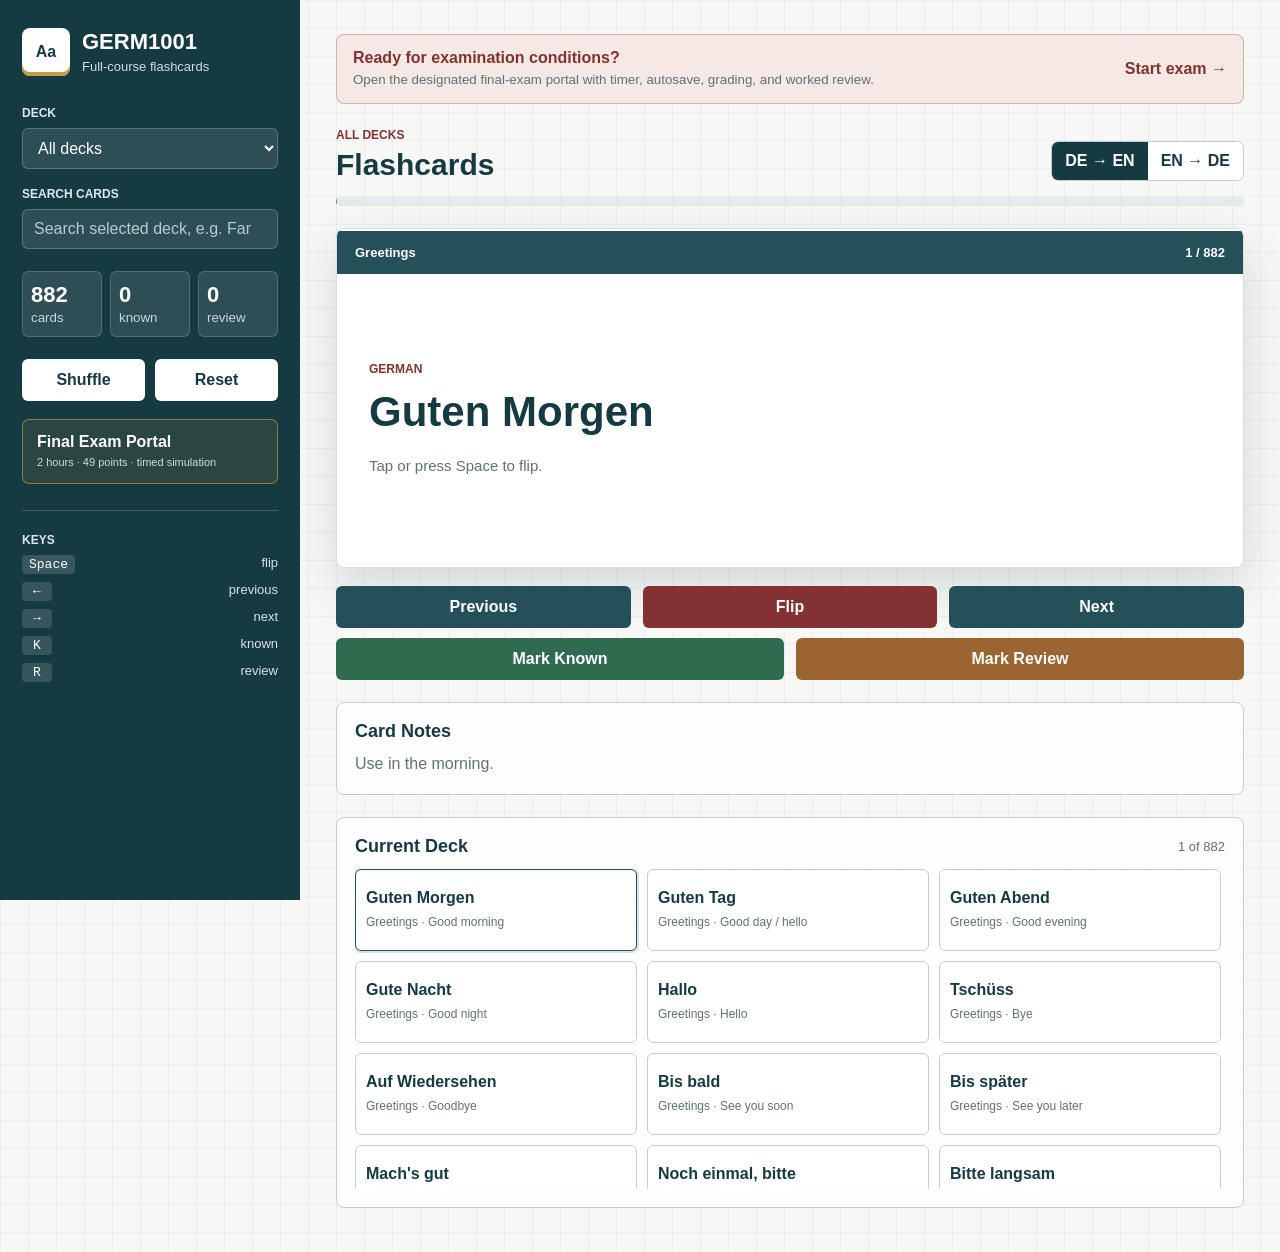
<file: index.html>
<!doctype html>
<html lang="en">
  <head>
    <meta charset="utf-8" />
    <meta name="viewport" content="width=device-width, initial-scale=1" />
    <title>GERM1001 Flashcards</title>
    <link rel="icon" href="data:image/svg+xml,%3Csvg xmlns='http://www.w3.org/2000/svg' viewBox='0 0 64 64'%3E%3Crect width='64' height='64' rx='10' fill='%2324505A'/%3E%3Ctext x='32' y='39' text-anchor='middle' font-family='Arial' font-size='24' font-weight='700' fill='white'%3EAa%3C/text%3E%3C/svg%3E" />
    <link rel="stylesheet" href="styles.css?v=20260712" />
  </head>
  <body>
    <main class="app-shell">
      <aside class="sidebar" aria-label="Flashcard controls">
        <div class="brand-block">
          <div class="mark" aria-hidden="true">Aa</div>
          <div>
            <h1>GERM1001</h1>
            <p>Full-course flashcards</p>
          </div>
        </div>

        <section class="control-section">
          <label for="deckSelect">Deck</label>
          <select id="deckSelect"></select>
        </section>

        <section class="control-section">
          <label for="searchInput">Search cards</label>
          <input id="searchInput" type="search" placeholder="Search selected deck, e.g. Familie" />
        </section>

        <section class="stats-grid" aria-label="Progress">
          <div>
            <span id="cardCount">0</span>
            <small>cards</small>
          </div>
          <div>
            <span id="knownCount">0</span>
            <small>known</small>
          </div>
          <div>
            <span id="reviewCount">0</span>
            <small>review</small>
          </div>
        </section>

        <section class="button-grid" aria-label="Deck actions">
          <button id="shuffleBtn" type="button">Shuffle</button>
          <button id="resetBtn" type="button">Reset</button>
        </section>

        <a class="exam-portal-link" href="exam.html">
          <span>Final Exam Portal</span>
          <small>2 hours · 49 points · timed simulation</small>
        </a>

        <section class="keyboard-help">
          <h2>Keys</h2>
          <p><kbd>Space</kbd> flip</p>
          <p><kbd>←</kbd> previous</p>
          <p><kbd>→</kbd> next</p>
          <p><kbd>K</kbd> known</p>
          <p><kbd>R</kbd> review</p>
        </section>
      </aside>

      <section class="study-area">
        <a class="exam-banner" href="exam.html">
          <span><strong>Ready for examination conditions?</strong><small>Open the designated final-exam portal with timer, autosave, grading, and worked review.</small></span>
          <span aria-hidden="true">Start exam →</span>
        </a>
        <header class="study-header">
          <div>
            <p class="eyebrow" id="activeDeckLabel">All decks</p>
            <h2 id="cardTitle">Flashcards</h2>
          </div>
          <div class="mode-toggle" aria-label="Study direction">
            <button id="deToEnBtn" class="active" type="button">DE → EN</button>
            <button id="enToDeBtn" type="button">EN → DE</button>
          </div>
        </header>

        <div class="progress-track" aria-hidden="true">
          <div id="progressBar"></div>
        </div>

        <button id="flashcard" class="flashcard" type="button" aria-live="polite">
          <div class="card-meta">
            <span id="cardCategory">Category</span>
            <span id="cardIndex">1 / 1</span>
          </div>
          <div class="card-face">
            <p id="faceLabel">German</p>
            <div id="cardFront" class="card-main">Guten Tag</div>
            <div id="cardHint" class="card-hint">Tap or press Space to flip.</div>
          </div>
        </button>

        <div class="action-row">
          <button id="prevBtn" type="button">Previous</button>
          <button id="flipBtn" type="button">Flip</button>
          <button id="nextBtn" type="button">Next</button>
        </div>

        <div class="action-row secondary">
          <button id="knownBtn" type="button">Mark Known</button>
          <button id="reviewBtn" type="button">Mark Review</button>
        </div>

        <section class="detail-panel">
          <h3>Card Notes</h3>
          <p id="cardNotes">Select a card to begin.</p>
        </section>

        <section class="list-panel">
          <div class="list-header">
            <h3>Current Deck</h3>
            <span id="listSummary"></span>
          </div>
          <div id="cardList" class="card-list"></div>
        </section>
      </section>
    </main>

    <script src="document-cards.js?v=20260711"></script>
    <script src="course-cards.js?v=20260711"></script>
    <script src="app.js?v=20260711"></script>
  </body>
</html>
</file>
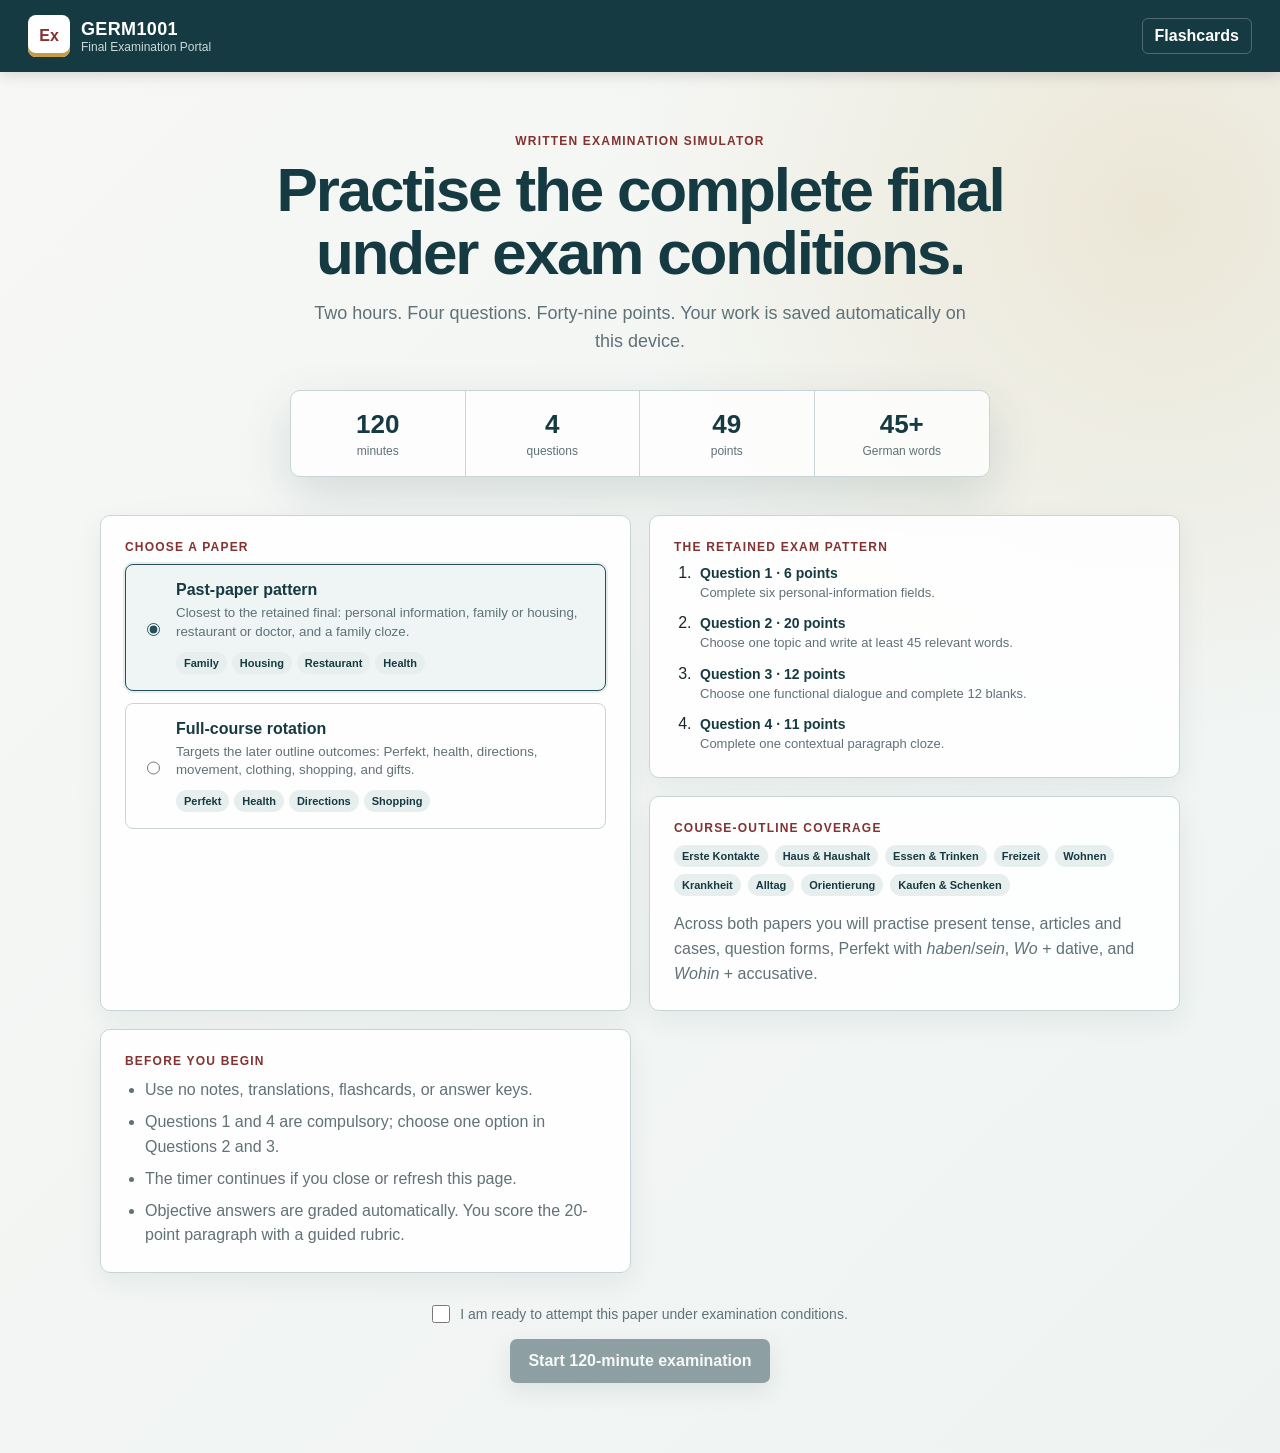
<file: exam.html>
<!doctype html>
<html lang="en">
  <head>
    <meta charset="utf-8" />
    <meta name="viewport" content="width=device-width, initial-scale=1" />
    <meta name="description" content="A timed GERM1001 written final examination simulator aligned to the course outline and retained exam format." />
    <title>GERM1001 Final Examination Portal</title>
    <link rel="icon" href="data:image/svg+xml,%3Csvg xmlns='http://www.w3.org/2000/svg' viewBox='0 0 64 64'%3E%3Crect width='64' height='64' rx='10' fill='%23813231'/%3E%3Ctext x='32' y='40' text-anchor='middle' font-family='Arial' font-size='25' font-weight='700' fill='white'%3EEx%3C/text%3E%3C/svg%3E" />
    <link rel="stylesheet" href="exam.css?v=20260712" />
  </head>
  <body>
    <a class="skip-link" href="#examMain">Skip to examination</a>

    <header class="portal-header">
      <a class="portal-brand" href="index.html" aria-label="Return to GERM1001 flashcards">
        <span class="portal-mark" aria-hidden="true">Ex</span>
        <span><strong>GERM1001</strong><small>Final Examination Portal</small></span>
      </a>
      <nav aria-label="Portal navigation">
        <a href="index.html">Flashcards</a>
        <button id="printBtn" class="text-button" type="button" hidden>Print review</button>
      </nav>
    </header>

    <main id="examMain">
      <section id="setupView" class="setup-view">
        <div class="setup-hero">
          <p class="kicker">Written examination simulator</p>
          <h1>Practise the complete final under exam conditions.</h1>
          <p class="hero-copy">Two hours. Four questions. Forty-nine points. Your work is saved automatically on this device.</p>
          <div class="exam-facts" aria-label="Exam format summary">
            <div><strong>120</strong><span>minutes</span></div>
            <div><strong>4</strong><span>questions</span></div>
            <div><strong>49</strong><span>points</span></div>
            <div><strong>45+</strong><span>German words</span></div>
          </div>
        </div>

        <div class="setup-grid">
          <section class="setup-card paper-picker">
            <p class="section-label">Choose a paper</p>
            <div id="paperChoices" class="paper-choices"></div>
          </section>

          <section class="setup-card">
            <p class="section-label">The retained exam pattern</p>
            <ol class="format-list">
              <li><strong>Question 1 · 6 points</strong><span>Complete six personal-information fields.</span></li>
              <li><strong>Question 2 · 20 points</strong><span>Choose one topic and write at least 45 relevant words.</span></li>
              <li><strong>Question 3 · 12 points</strong><span>Choose one functional dialogue and complete 12 blanks.</span></li>
              <li><strong>Question 4 · 11 points</strong><span>Complete one contextual paragraph cloze.</span></li>
            </ol>
          </section>

          <section class="setup-card coverage-card">
            <p class="section-label">Course-outline coverage</p>
            <div class="coverage-tags" aria-label="Course topics">
              <span>Erste Kontakte</span><span>Haus &amp; Haushalt</span><span>Essen &amp; Trinken</span>
              <span>Freizeit</span><span>Wohnen</span><span>Krankheit</span><span>Alltag</span>
              <span>Orientierung</span><span>Kaufen &amp; Schenken</span>
            </div>
            <p>Across both papers you will practise present tense, articles and cases, question forms, Perfekt with <em>haben</em>/<em>sein</em>, <em>Wo</em> + dative, and <em>Wohin</em> + accusative.</p>
          </section>

          <section class="setup-card rules-card">
            <p class="section-label">Before you begin</p>
            <ul>
              <li>Use no notes, translations, flashcards, or answer keys.</li>
              <li>Questions 1 and 4 are compulsory; choose one option in Questions 2 and 3.</li>
              <li>The timer continues if you close or refresh this page.</li>
              <li>Objective answers are graded automatically. You score the 20-point paragraph with a guided rubric.</li>
            </ul>
          </section>
        </div>

        <div class="start-panel">
          <label class="honour-check"><input id="honourCheck" type="checkbox" /> <span>I am ready to attempt this paper under examination conditions.</span></label>
          <button id="startExamBtn" class="primary-button" type="button" disabled>Start 120-minute examination</button>
          <button id="resumeExamBtn" class="secondary-button" type="button" hidden>Resume saved examination</button>
        </div>
      </section>

      <section id="examView" class="exam-view" hidden>
        <aside class="exam-sidebar" aria-label="Examination progress">
          <div class="candidate-block">
            <span class="status-dot" aria-hidden="true"></span>
            <div><strong>Examination in progress</strong><small id="activePaperName"></small></div>
          </div>
          <div id="timer" class="timer" role="timer" aria-live="polite">
            <span>Time remaining</span><strong id="timerValue">02:00:00</strong>
          </div>
          <div class="overall-progress"><span id="progressText">0 of 4 sections ready</span><div><i id="examProgressBar"></i></div></div>
          <nav class="question-nav" aria-label="Questions">
            <a href="#question1" data-question="q1"><span>1</span><div>Personal form<small>6 points</small></div><i></i></a>
            <a href="#question2" data-question="q2"><span>2</span><div>Written paragraph<small>20 points</small></div><i></i></a>
            <a href="#question3" data-question="q3"><span>3</span><div>Dialogue cloze<small>12 points</small></div><i></i></a>
            <a href="#question4" data-question="q4"><span>4</span><div>Paragraph cloze<small>11 points</small></div><i></i></a>
          </nav>
          <div class="autosave-state"><span aria-hidden="true">✓</span><span id="autosaveText">Saved on this device</span></div>
        </aside>

        <div class="exam-paper">
          <header class="paper-header">
            <p>The University of the West Indies · Beginner's German</p>
            <h1>GERM1001 Practice Final Examination</h1>
            <div><span id="paperCode"></span><span>Duration: 2 hours</span><span>Total: 49 points</span></div>
          </header>

          <section class="instruction-box">
            <strong>Instructions to candidates</strong>
            <p>Answer all of Questions 1 and 4. For Questions 2 and 3, choose one option and complete it. Proper use of German will be considered in every response.</p>
          </section>

          <form id="examForm" novalidate></form>

          <div class="finish-panel">
            <div><strong>Ready to finish?</strong><p>Review unanswered sections before submitting. Submission cannot be undone.</p></div>
            <button id="finishExamBtn" class="danger-button" type="button">Finish and submit examination</button>
          </div>
        </div>
      </section>

      <section id="reviewView" class="review-view" hidden></section>
    </main>

    <div id="submitModal" class="modal-backdrop" role="dialog" aria-modal="true" aria-labelledby="modalTitle" hidden>
      <div class="modal-card">
        <p class="section-label">Submission check</p>
        <h2 id="modalTitle">Submit your examination?</h2>
        <div id="submissionWarnings"></div>
        <div class="modal-actions">
          <button id="returnToExamBtn" class="secondary-button" type="button">Return to exam</button>
          <button id="confirmSubmitBtn" class="danger-button" type="button">Submit now</button>
        </div>
      </div>
    </div>

    <script src="exam.js?v=20260712"></script>
  </body>
</html>
</file>
<file: styles.css>
:root {
  --ink: #17272b;
  --muted: #607177;
  --line: #bfd0d1;
  --paper: #f7f8f6;
  --panel: #ffffff;
  --teal: #24505a;
  --teal-dark: #163a42;
  --red: #813231;
  --gold: #c69c43;
  --blue-soft: #dceceb;
  --green-soft: #e6f1e9;
  --red-soft: #f3e4e2;
  --shadow: 0 18px 45px rgba(22, 58, 66, 0.16);
}

* {
  box-sizing: border-box;
}

body {
  margin: 0;
  overflow-x: hidden;
  color: var(--ink);
  background:
    linear-gradient(90deg, rgba(36, 80, 90, 0.06) 1px, transparent 1px),
    linear-gradient(rgba(36, 80, 90, 0.05) 1px, transparent 1px),
    var(--paper);
  background-size: 28px 28px;
  font-family: Arial, Helvetica, sans-serif;
}

button,
input,
select {
  font: inherit;
}

button {
  border: 0;
  cursor: pointer;
}

.app-shell {
  display: grid;
  grid-template-columns: 300px minmax(0, 1fr);
  width: 100%;
  min-height: 100vh;
}

.sidebar {
  background: var(--teal-dark);
  color: #ffffff;
  padding: 28px 22px;
  position: sticky;
  top: 0;
  height: 100vh;
  overflow-y: auto;
}

.brand-block {
  display: grid;
  grid-template-columns: 48px 1fr;
  gap: 12px;
  align-items: center;
  margin-bottom: 30px;
}

.mark {
  display: grid;
  place-items: center;
  width: 48px;
  height: 48px;
  border-radius: 8px;
  background: #ffffff;
  color: var(--teal-dark);
  font-weight: 800;
  letter-spacing: 0;
  box-shadow: inset 0 -4px 0 var(--gold);
}

.brand-block h1 {
  margin: 0;
  font-size: 22px;
  line-height: 1.1;
  letter-spacing: 0;
}

.brand-block p {
  margin: 4px 0 0;
  color: #cfdddf;
  font-size: 13px;
}

.control-section {
  margin-bottom: 18px;
}

label,
.keyboard-help h2 {
  display: block;
  margin: 0 0 8px;
  font-size: 12px;
  font-weight: 700;
  text-transform: uppercase;
  letter-spacing: 0;
  color: #dce9ea;
}

select,
input {
  width: 100%;
  border: 1px solid rgba(255, 255, 255, 0.22);
  border-radius: 6px;
  background: rgba(255, 255, 255, 0.1);
  color: #ffffff;
  padding: 10px 11px;
  outline: none;
}

select option {
  color: var(--ink);
}

input::placeholder {
  color: #b9cccf;
}

.stats-grid {
  display: grid;
  grid-template-columns: repeat(3, 1fr);
  gap: 8px;
  margin: 22px 0;
}

.stats-grid div {
  background: rgba(255, 255, 255, 0.1);
  border: 1px solid rgba(255, 255, 255, 0.16);
  border-radius: 6px;
  padding: 10px 8px;
}

.stats-grid span {
  display: block;
  font-size: 22px;
  font-weight: 800;
}

.stats-grid small {
  color: #c7d7da;
}

.button-grid {
  display: grid;
  grid-template-columns: 1fr 1fr;
  gap: 10px;
}

.button-grid button,
.action-row button {
  min-height: 42px;
  border-radius: 6px;
  background: var(--teal);
  color: #ffffff;
  font-weight: 700;
  transition: transform 140ms ease, background 140ms ease, box-shadow 140ms ease;
}

.button-grid button {
  background: #ffffff;
  color: var(--teal-dark);
}

button:hover {
  transform: translateY(-1px);
}

button:focus-visible,
select:focus-visible,
input:focus-visible {
  outline: 3px solid rgba(198, 156, 67, 0.7);
  outline-offset: 2px;
}

.keyboard-help {
  margin-top: 26px;
  padding-top: 22px;
  border-top: 1px solid rgba(255, 255, 255, 0.18);
}

.exam-portal-link {
  display: grid;
  gap: 4px;
  margin-top: 18px;
  padding: 13px 14px;
  border: 1px solid rgba(198, 156, 67, 0.65);
  border-radius: 7px;
  background: rgba(198, 156, 67, 0.12);
  color: #ffffff;
  text-decoration: none;
  transition: transform 140ms ease, background 140ms ease;
}

.exam-portal-link:hover {
  transform: translateY(-1px);
  background: rgba(198, 156, 67, 0.2);
}

.exam-portal-link span {
  font-weight: 800;
}

.exam-portal-link small {
  color: #cfdddf;
  font-size: 11px;
  line-height: 1.35;
}

.keyboard-help p {
  display: flex;
  justify-content: space-between;
  margin: 8px 0;
  color: #d5e3e5;
  font-size: 13px;
}

kbd {
  min-width: 30px;
  padding: 2px 7px;
  border-radius: 4px;
  background: rgba(255, 255, 255, 0.14);
  text-align: center;
  color: #ffffff;
}

.study-area {
  width: auto;
  max-width: 980px;
  min-width: 0;
  justify-self: stretch;
  margin: 0 auto;
  padding: 34px 36px 44px;
}

.exam-banner {
  display: flex;
  justify-content: space-between;
  gap: 18px;
  align-items: center;
  margin-bottom: 24px;
  padding: 14px 16px;
  border: 1px solid rgba(129, 50, 49, 0.3);
  border-radius: 8px;
  background: #f5e8e5;
  color: var(--red);
  text-decoration: none;
}

.exam-banner strong,
.exam-banner small {
  display: block;
}

.exam-banner small {
  margin-top: 4px;
  color: var(--muted);
  line-height: 1.35;
}

.exam-banner > span:last-child {
  flex: 0 0 auto;
  font-weight: 800;
}

.study-header {
  display: flex;
  justify-content: space-between;
  gap: 18px;
  align-items: end;
  margin-bottom: 16px;
}

.eyebrow {
  margin: 0 0 6px;
  color: var(--red);
  font-weight: 800;
  text-transform: uppercase;
  font-size: 12px;
}

.study-header h2 {
  margin: 0;
  font-size: 30px;
  line-height: 1.1;
  color: var(--teal-dark);
}

.mode-toggle {
  display: inline-grid;
  grid-template-columns: 1fr 1fr;
  border: 1px solid var(--line);
  border-radius: 7px;
  overflow: hidden;
  background: var(--panel);
}

.mode-toggle button {
  padding: 10px 13px;
  min-width: 86px;
  background: transparent;
  color: var(--teal-dark);
  font-weight: 800;
}

.mode-toggle .active {
  background: var(--teal-dark);
  color: #ffffff;
}

.progress-track {
  height: 9px;
  background: #e3ebeb;
  border-radius: 999px;
  overflow: hidden;
  margin-bottom: 22px;
}

#progressBar {
  width: 0%;
  height: 100%;
  background: linear-gradient(90deg, var(--gold), var(--teal));
  transition: width 160ms ease;
}

.flashcard {
  display: block;
  width: 100%;
  min-height: 340px;
  padding: 0;
  text-align: left;
  border-radius: 8px;
  background: var(--panel);
  box-shadow: var(--shadow);
  border: 1px solid rgba(36, 80, 90, 0.18);
  color: inherit;
  overflow: hidden;
}

.card-meta {
  display: flex;
  justify-content: space-between;
  gap: 14px;
  padding: 14px 18px;
  background: var(--teal);
  color: #ffffff;
  font-size: 13px;
  font-weight: 800;
}

.card-face {
  display: grid;
  align-content: center;
  min-height: 290px;
  padding: 32px;
}

#faceLabel {
  margin: 0 0 12px;
  color: var(--red);
  font-weight: 800;
  text-transform: uppercase;
  font-size: 12px;
}

.card-main {
  font-size: 42px;
  line-height: 1.15;
  font-weight: 800;
  color: var(--teal-dark);
  overflow-wrap: anywhere;
}

.card-hint {
  margin-top: 18px;
  color: var(--muted);
  font-size: 15px;
  line-height: 1.45;
}

.action-row {
  display: grid;
  grid-template-columns: 1fr 1fr 1fr;
  gap: 12px;
  margin-top: 18px;
}

.action-row.secondary {
  grid-template-columns: 1fr 1fr;
  margin-top: 10px;
}

.action-row button:nth-child(2) {
  background: var(--red);
}

.secondary button:first-child {
  background: #2f6b4f;
}

.secondary button:last-child {
  background: #9a6530;
}

.detail-panel,
.list-panel {
  margin-top: 22px;
  background: rgba(255, 255, 255, 0.82);
  border: 1px solid var(--line);
  border-radius: 8px;
  padding: 18px;
}

.detail-panel h3,
.list-header h3 {
  margin: 0;
  color: var(--teal-dark);
  font-size: 18px;
}

.detail-panel p {
  margin: 10px 0 0;
  color: var(--muted);
  line-height: 1.5;
}

.list-header {
  display: flex;
  justify-content: space-between;
  gap: 12px;
  align-items: center;
  margin-bottom: 12px;
}

#listSummary {
  color: var(--muted);
  font-size: 13px;
}

.card-list {
  display: grid;
  grid-template-columns: repeat(auto-fill, minmax(220px, 1fr));
  gap: 10px;
  max-height: 320px;
  overflow: auto;
  padding-right: 4px;
}

.mini-card {
  min-height: 82px;
  border-radius: 6px;
  border: 1px solid var(--line);
  background: #ffffff;
  padding: 10px;
  text-align: left;
  color: var(--ink);
}

.mini-card.active {
  border-color: var(--teal);
  box-shadow: 0 0 0 2px rgba(36, 80, 90, 0.16);
}

.mini-card strong {
  display: block;
  margin-bottom: 5px;
  color: var(--teal-dark);
}

.mini-card span {
  color: var(--muted);
  font-size: 12px;
}

.status-known {
  background: var(--green-soft);
}

.status-review {
  background: var(--red-soft);
}

.empty-state {
  padding: 24px;
  color: var(--muted);
  border: 1px dashed var(--line);
  border-radius: 8px;
  background: #ffffff;
}

@media (max-width: 860px) {
  .app-shell {
    grid-template-columns: 1fr;
  }

  .sidebar {
    position: static;
    height: auto;
  }

  .study-area {
    width: 100%;
    padding: 24px 16px 34px;
  }

  .study-header {
    display: grid;
  }

  .mode-toggle {
    width: 100%;
  }

  .card-main {
    font-size: 30px;
  }

  .flashcard {
    min-height: 300px;
  }

  .card-face {
    min-height: 250px;
    padding: 24px;
  }
}

@media (max-width: 520px) {
  .exam-banner {
    display: grid;
  }

  .action-row,
  .action-row.secondary {
    grid-template-columns: 1fr;
  }

  .stats-grid {
    grid-template-columns: 1fr 1fr 1fr;
  }
}
</file>
<file: exam.css>
:root {
  --ink: #17272b;
  --muted: #607177;
  --line: #c8d4d5;
  --paper: #f5f5f1;
  --panel: #ffffff;
  --teal: #24505a;
  --teal-dark: #163a42;
  --red: #813231;
  --red-soft: #f6e8e6;
  --gold: #c69c43;
  --gold-soft: #fbf5e8;
  --green: #2f6b4f;
  --green-soft: #e7f2eb;
  --shadow: 0 18px 50px rgba(22, 58, 66, 0.14);
}

* { box-sizing: border-box; }
html { scroll-behavior: smooth; }
body { margin: 0; color: var(--ink); background: var(--paper); font-family: Arial, Helvetica, sans-serif; }
button, input, textarea, select { font: inherit; }
button, a { -webkit-tap-highlight-color: transparent; }
button { cursor: pointer; }
[hidden] { display: none !important; }

.skip-link { position: fixed; left: 16px; top: -60px; z-index: 100; padding: 10px 14px; background: #fff; color: var(--teal-dark); border-radius: 6px; }
.skip-link:focus { top: 12px; }

.portal-header { position: sticky; top: 0; z-index: 30; height: 72px; display: flex; align-items: center; justify-content: space-between; gap: 20px; padding: 0 28px; color: #fff; background: var(--teal-dark); box-shadow: 0 3px 14px rgba(0,0,0,.14); }
.portal-brand { display: flex; align-items: center; gap: 11px; color: #fff; text-decoration: none; }
.portal-brand > span:last-child { display: grid; }
.portal-brand strong { font-size: 18px; letter-spacing: .02em; }
.portal-brand small { color: #c9d9dc; font-size: 12px; }
.portal-mark { display: grid; place-items: center; width: 42px; height: 42px; border-radius: 8px; color: var(--red); background: #fff; box-shadow: inset 0 -4px 0 var(--gold); font-weight: 900; }
.portal-header nav { display: flex; align-items: center; gap: 10px; }
.portal-header nav a, .text-button { border: 1px solid rgba(255,255,255,.24); border-radius: 6px; padding: 8px 12px; background: transparent; color: #fff; text-decoration: none; font-weight: 700; }

.setup-view { min-height: calc(100vh - 72px); padding: 62px 24px 70px; background: radial-gradient(circle at 90% 10%, rgba(198,156,67,.16), transparent 31%), linear-gradient(135deg, #f7f8f5, #eef3f2); }
.setup-hero { max-width: 880px; margin: 0 auto 38px; text-align: center; }
.kicker, .section-label { margin: 0 0 10px; color: var(--red); font-size: 12px; font-weight: 900; letter-spacing: .1em; text-transform: uppercase; }
.setup-hero h1 { max-width: 760px; margin: 0 auto 16px; color: var(--teal-dark); font-size: clamp(34px, 5.4vw, 62px); line-height: 1.02; letter-spacing: -.035em; }
.hero-copy { max-width: 660px; margin: 0 auto; color: var(--muted); font-size: 18px; line-height: 1.55; }
.exam-facts { display: grid; grid-template-columns: repeat(4, 1fr); max-width: 700px; margin: 34px auto 0; border: 1px solid var(--line); border-radius: 10px; background: rgba(255,255,255,.78); box-shadow: var(--shadow); overflow: hidden; }
.exam-facts div { padding: 18px 12px; border-right: 1px solid var(--line); }
.exam-facts div:last-child { border-right: 0; }
.exam-facts strong, .exam-facts span { display: block; }
.exam-facts strong { color: var(--teal-dark); font-size: 26px; }
.exam-facts span { margin-top: 4px; color: var(--muted); font-size: 12px; }

.setup-grid { display: grid; grid-template-columns: 1fr 1fr; gap: 18px; max-width: 1080px; margin: 0 auto; }
.setup-card { padding: 24px; border: 1px solid var(--line); border-radius: 10px; background: rgba(255,255,255,.9); box-shadow: 0 9px 28px rgba(22,58,66,.07); }
.setup-card p:last-child { margin-bottom: 0; color: var(--muted); line-height: 1.55; }
.paper-picker { grid-row: span 2; }
.paper-choices { display: grid; gap: 12px; }
.paper-option { display: grid; grid-template-columns: auto 1fr; gap: 13px; padding: 16px; border: 1px solid var(--line); border-radius: 8px; cursor: pointer; transition: border 140ms ease, background 140ms ease, transform 140ms ease; }
.paper-option:hover { transform: translateY(-1px); border-color: var(--teal); }
.paper-option:has(input:checked) { border-color: var(--teal); background: #eef5f4; box-shadow: 0 0 0 2px rgba(36,80,90,.1); }
.paper-option input { margin-top: 4px; accent-color: var(--teal); }
.paper-option strong, .paper-option small { display: block; }
.paper-option strong { color: var(--teal-dark); }
.paper-option small { margin-top: 5px; color: var(--muted); line-height: 1.4; }
.paper-badges { display: flex; flex-wrap: wrap; gap: 5px; margin-top: 10px; }
.paper-badges span, .coverage-tags span { border-radius: 999px; padding: 5px 8px; background: #e7eeee; color: var(--teal-dark); font-size: 11px; font-weight: 700; }
.format-list { display: grid; gap: 12px; margin: 0; padding-left: 22px; }
.format-list li { padding-left: 4px; }
.format-list strong, .format-list span { display: block; }
.format-list strong { color: var(--teal-dark); font-size: 14px; }
.format-list span { margin-top: 3px; color: var(--muted); font-size: 13px; line-height: 1.4; }
.coverage-tags { display: flex; flex-wrap: wrap; gap: 7px; }
.rules-card ul { margin: 0; padding-left: 20px; color: var(--muted); line-height: 1.55; }
.rules-card li + li { margin-top: 7px; }
.start-panel { display: grid; justify-items: center; gap: 14px; max-width: 700px; margin: 32px auto 0; }
.honour-check { display: flex; align-items: flex-start; gap: 10px; color: var(--muted); font-size: 14px; line-height: 1.4; cursor: pointer; }
.honour-check input { width: 18px; height: 18px; margin: 0; accent-color: var(--teal); }
.primary-button, .secondary-button, .danger-button { min-height: 44px; border: 0; border-radius: 7px; padding: 11px 18px; font-weight: 800; }
.primary-button { background: var(--teal-dark); color: #fff; box-shadow: 0 8px 20px rgba(22,58,66,.18); }
.primary-button:disabled { opacity: .45; cursor: not-allowed; }
.secondary-button { border: 1px solid var(--line); background: #fff; color: var(--teal-dark); }
.danger-button { background: var(--red); color: #fff; }

.exam-view { display: grid; grid-template-columns: 285px minmax(0, 1fr); align-items: start; min-height: calc(100vh - 72px); }
.exam-sidebar { position: sticky; top: 72px; display: flex; flex-direction: column; min-height: calc(100vh - 72px); padding: 24px 20px; background: #fff; border-right: 1px solid var(--line); }
.candidate-block { display: flex; gap: 10px; align-items: center; padding-bottom: 18px; border-bottom: 1px solid var(--line); }
.status-dot { width: 9px; height: 9px; border-radius: 50%; background: var(--green); box-shadow: 0 0 0 5px var(--green-soft); }
.candidate-block strong, .candidate-block small { display: block; }
.candidate-block strong { color: var(--teal-dark); font-size: 13px; }
.candidate-block small { margin-top: 3px; color: var(--muted); font-size: 11px; }
.timer { margin: 22px 0 18px; padding: 16px; border-radius: 8px; background: var(--teal-dark); color: #fff; }
.timer span, .timer strong { display: block; }
.timer span { color: #c9d9dc; font-size: 11px; text-transform: uppercase; letter-spacing: .08em; }
.timer strong { margin-top: 6px; font-size: 28px; font-variant-numeric: tabular-nums; }
.timer.warning { background: #8b5a24; }
.timer.urgent { background: var(--red); animation: pulse 1.3s infinite; }
@keyframes pulse { 50% { box-shadow: 0 0 0 5px rgba(129,50,49,.12); } }
.overall-progress { color: var(--muted); font-size: 11px; }
.overall-progress > div { height: 7px; margin-top: 8px; border-radius: 999px; background: #e5ecec; overflow: hidden; }
.overall-progress i { display: block; width: 0; height: 100%; background: linear-gradient(90deg, var(--gold), var(--teal)); transition: width .2s ease; }
.question-nav { display: grid; gap: 7px; margin-top: 24px; }
.question-nav a { position: relative; display: grid; grid-template-columns: 32px 1fr; gap: 10px; align-items: center; padding: 10px; border-radius: 7px; color: var(--ink); text-decoration: none; }
.question-nav a:hover { background: #f1f5f4; }
.question-nav a > span { display: grid; place-items: center; width: 32px; height: 32px; border: 1px solid var(--line); border-radius: 50%; color: var(--teal-dark); font-weight: 800; }
.question-nav a div { font-size: 12px; font-weight: 700; }
.question-nav a small { display: block; margin-top: 2px; color: var(--muted); font-size: 10px; font-weight: 400; }
.question-nav a i { position: absolute; right: 10px; width: 8px; height: 8px; border-radius: 50%; background: #d9e2e2; }
.question-nav a.complete i { background: var(--green); }
.autosave-state { display: flex; align-items: center; gap: 7px; margin-top: auto; padding-top: 18px; color: var(--muted); font-size: 11px; }
.autosave-state > span:first-child { color: var(--green); font-weight: 900; }

.exam-paper { min-width: 0; width: min(940px, 100%); margin: 0 auto; padding: 44px 38px 80px; }
.paper-header { padding-bottom: 22px; border-bottom: 3px solid var(--teal-dark); }
.paper-header p { margin: 0 0 8px; color: var(--muted); font-size: 12px; text-transform: uppercase; letter-spacing: .06em; }
.paper-header h1 { margin: 0; color: var(--teal-dark); font-family: Georgia, 'Times New Roman', serif; font-size: 29px; }
.paper-header > div { display: flex; flex-wrap: wrap; gap: 8px 20px; margin-top: 12px; color: var(--muted); font-size: 12px; }
.instruction-box { margin: 22px 0; padding: 16px 18px; border-left: 4px solid var(--gold); background: var(--gold-soft); }
.instruction-box strong { color: var(--teal-dark); }
.instruction-box p { margin: 5px 0 0; color: var(--muted); font-size: 13px; line-height: 1.5; }
.question-section { scroll-margin-top: 92px; margin-top: 24px; padding: 25px; border: 1px solid var(--line); border-radius: 9px; background: #fff; box-shadow: 0 8px 25px rgba(22,58,66,.06); }
.question-heading { display: flex; justify-content: space-between; gap: 18px; align-items: flex-start; padding-bottom: 16px; border-bottom: 1px solid var(--line); }
.question-heading p { margin: 0 0 4px; color: var(--red); font-size: 11px; font-weight: 900; text-transform: uppercase; letter-spacing: .08em; }
.question-heading h2 { margin: 0; color: var(--teal-dark); font-family: Georgia, 'Times New Roman', serif; font-size: 22px; }
.points-badge { flex: 0 0 auto; border-radius: 999px; padding: 7px 10px; background: #edf3f2; color: var(--teal-dark); font-size: 11px; font-weight: 800; }
.question-instructions { color: var(--muted); font-size: 13px; line-height: 1.5; }
.form-grid { display: grid; grid-template-columns: 1fr 1fr; gap: 15px; margin-top: 18px; }
.field-label { display: grid; gap: 7px; color: var(--teal-dark); font-size: 12px; font-weight: 800; }
.field-label input, .option-card textarea, .cloze-input { border: 1px solid #aebfc1; border-radius: 6px; background: #fff; color: var(--ink); outline: none; }
.field-label input { width: 100%; padding: 10px 11px; }
.field-label input:focus, .option-card textarea:focus, .cloze-input:focus { border-color: var(--teal); box-shadow: 0 0 0 3px rgba(36,80,90,.12); }
.option-stack { display: grid; gap: 13px; margin-top: 18px; }
.option-card { border: 1px solid var(--line); border-radius: 8px; overflow: hidden; }
.option-card.selected { border-color: var(--teal); box-shadow: 0 0 0 2px rgba(36,80,90,.1); }
.option-select { display: flex; align-items: flex-start; gap: 10px; padding: 14px 16px; background: #f7f9f8; cursor: pointer; }
.option-select input { margin-top: 3px; accent-color: var(--teal); }
.option-select strong { color: var(--teal-dark); }
.option-select small { display: block; margin-top: 4px; color: var(--muted); line-height: 1.4; }
.option-body { padding: 16px; }
.prompt-list { margin: 0 0 14px; padding-left: 20px; color: var(--muted); font-size: 13px; line-height: 1.55; }
.option-card textarea { display: block; width: 100%; min-height: 210px; resize: vertical; padding: 13px; line-height: 1.6; }
.writing-meta { display: flex; justify-content: space-between; gap: 12px; margin-top: 8px; color: var(--muted); font-size: 12px; }
.word-count.met { color: var(--green); font-weight: 800; }
.word-count.short { color: var(--red); font-weight: 800; }
.dialogue { display: grid; gap: 11px; margin: 0; padding: 16px; border-radius: 7px; background: #fafbf9; color: var(--ink); line-height: 2.1; }
.dialogue-line { margin: 0; }
.dialogue-line strong { color: var(--teal-dark); }
.cloze-input { display: inline-block; width: 132px; margin: 0 3px; padding: 4px 7px; line-height: 1.2; }
.cloze-input.narrow { width: 92px; }
.cloze-input.correct { border-color: var(--green); background: var(--green-soft); }
.cloze-input.incorrect { border-color: var(--red); background: var(--red-soft); }
.cloze-paragraph { margin: 16px 0 0; padding: 16px; border-radius: 7px; background: #fafbf9; line-height: 2.2; }
.finish-panel { display: flex; justify-content: space-between; gap: 20px; align-items: center; margin-top: 24px; padding: 20px; border: 1px solid #d8b7b3; border-radius: 9px; background: var(--red-soft); }
.finish-panel strong { color: var(--red); }
.finish-panel p { margin: 4px 0 0; color: var(--muted); font-size: 12px; }

.modal-backdrop { position: fixed; inset: 0; z-index: 80; display: grid; place-items: center; padding: 20px; background: rgba(12,31,35,.67); }
.modal-card { width: min(520px, 100%); padding: 26px; border-radius: 10px; background: #fff; box-shadow: 0 30px 90px rgba(0,0,0,.28); }
.modal-card h2 { margin: 0 0 12px; color: var(--teal-dark); }
.modal-card ul { padding-left: 20px; color: var(--red); line-height: 1.5; }
.modal-actions { display: flex; justify-content: flex-end; gap: 10px; margin-top: 20px; }

.review-view { min-height: calc(100vh - 72px); padding: 44px 24px 80px; }
.review-shell { max-width: 1040px; margin: 0 auto; }
.review-hero { display: grid; grid-template-columns: 1fr auto; gap: 25px; align-items: center; padding: 28px; border-radius: 12px; background: var(--teal-dark); color: #fff; box-shadow: var(--shadow); }
.review-hero .kicker { color: #e3c77f; }
.review-hero h1 { margin: 0; font-size: 34px; }
.review-hero p { margin: 8px 0 0; color: #c9d9dc; line-height: 1.5; }
.score-orbit { display: grid; place-items: center; width: 145px; height: 145px; border: 8px solid rgba(255,255,255,.15); border-top-color: var(--gold); border-radius: 50%; }
.score-orbit strong { font-size: 34px; }
.score-orbit span { display: block; text-align: center; color: #c9d9dc; font-size: 11px; }
.score-grid { display: grid; grid-template-columns: repeat(4, 1fr); gap: 12px; margin-top: 18px; }
.score-card { padding: 16px; border: 1px solid var(--line); border-radius: 8px; background: #fff; }
.score-card span, .score-card strong { display: block; }
.score-card span { color: var(--muted); font-size: 11px; }
.score-card strong { margin-top: 7px; color: var(--teal-dark); font-size: 22px; }
.review-section { margin-top: 18px; padding: 22px; border: 1px solid var(--line); border-radius: 9px; background: #fff; }
.review-section h2 { margin: 0; color: var(--teal-dark); font-size: 20px; }
.review-section > p { color: var(--muted); line-height: 1.55; }
.rubric-grid { display: grid; grid-template-columns: repeat(4, 1fr); gap: 10px; margin-top: 15px; }
.rubric-grid label { display: grid; gap: 6px; padding: 12px; border-radius: 7px; background: #f4f7f6; color: var(--teal-dark); font-size: 12px; font-weight: 800; }
.rubric-grid input { width: 100%; padding: 8px; border: 1px solid var(--line); border-radius: 5px; }
.response-box, .model-box { margin-top: 13px; padding: 15px; border-radius: 7px; line-height: 1.6; white-space: pre-wrap; }
.response-box { border: 1px solid var(--line); background: #fafbf9; }
.model-box { border-left: 4px solid var(--gold); background: var(--gold-soft); }
.answer-review { display: grid; gap: 8px; margin-top: 14px; }
.answer-row { display: grid; grid-template-columns: 40px 1fr 1fr; gap: 10px; align-items: center; padding: 9px 11px; border-radius: 6px; background: #f5f7f6; font-size: 12px; }
.answer-row.correct { background: var(--green-soft); }
.answer-row.incorrect { background: var(--red-soft); }
.answer-row strong { color: var(--teal-dark); }
.review-actions { display: flex; flex-wrap: wrap; gap: 10px; margin-top: 22px; }

.sr-only { position: absolute; width: 1px; height: 1px; padding: 0; margin: -1px; overflow: hidden; clip: rect(0,0,0,0); white-space: nowrap; border: 0; }

@media (max-width: 900px) {
  .setup-grid { grid-template-columns: 1fr; }
  .paper-picker { grid-row: auto; }
  .exam-view { grid-template-columns: 1fr; }
  .exam-sidebar { position: sticky; top: 72px; z-index: 20; min-height: auto; padding: 10px 16px; border-right: 0; border-bottom: 1px solid var(--line); }
  .candidate-block, .overall-progress, .question-nav, .autosave-state { display: none; }
  .timer { display: flex; align-items: center; justify-content: space-between; margin: 0; padding: 10px 14px; }
  .timer strong { margin: 0; font-size: 22px; }
  .exam-paper { padding: 28px 18px 60px; }
}

@media (max-width: 620px) {
  .portal-header { height: 64px; padding: 0 14px; }
  .portal-brand small { display: none; }
  .portal-header nav a, .text-button { padding: 7px 9px; font-size: 12px; }
  .setup-view { min-height: calc(100vh - 64px); padding: 38px 14px 55px; }
  .exam-facts { grid-template-columns: 1fr 1fr; }
  .exam-facts div:nth-child(2) { border-right: 0; }
  .exam-facts div:nth-child(-n+2) { border-bottom: 1px solid var(--line); }
  .setup-card { padding: 18px; }
  .honour-check { align-items: flex-start; }
  .exam-sidebar { top: 64px; }
  .form-grid, .score-grid, .rubric-grid { grid-template-columns: 1fr; }
  .question-section { padding: 18px 14px; }
  .question-heading { display: grid; }
  .points-badge { width: fit-content; }
  .finish-panel, .review-hero { grid-template-columns: 1fr; display: grid; }
  .score-orbit { width: 120px; height: 120px; }
  .modal-actions { display: grid; }
  .cloze-input { width: 110px; }
  .answer-row { grid-template-columns: 34px 1fr; }
  .answer-row span:last-child { grid-column: 2; }
}

@media print {
  .portal-header, .exam-sidebar, .review-actions, .rubric-grid, .text-button { display: none !important; }
  .review-view { padding: 0; }
  .review-section, .review-hero, .score-card { break-inside: avoid; box-shadow: none; }
  body { background: #fff; }
}
</file>
